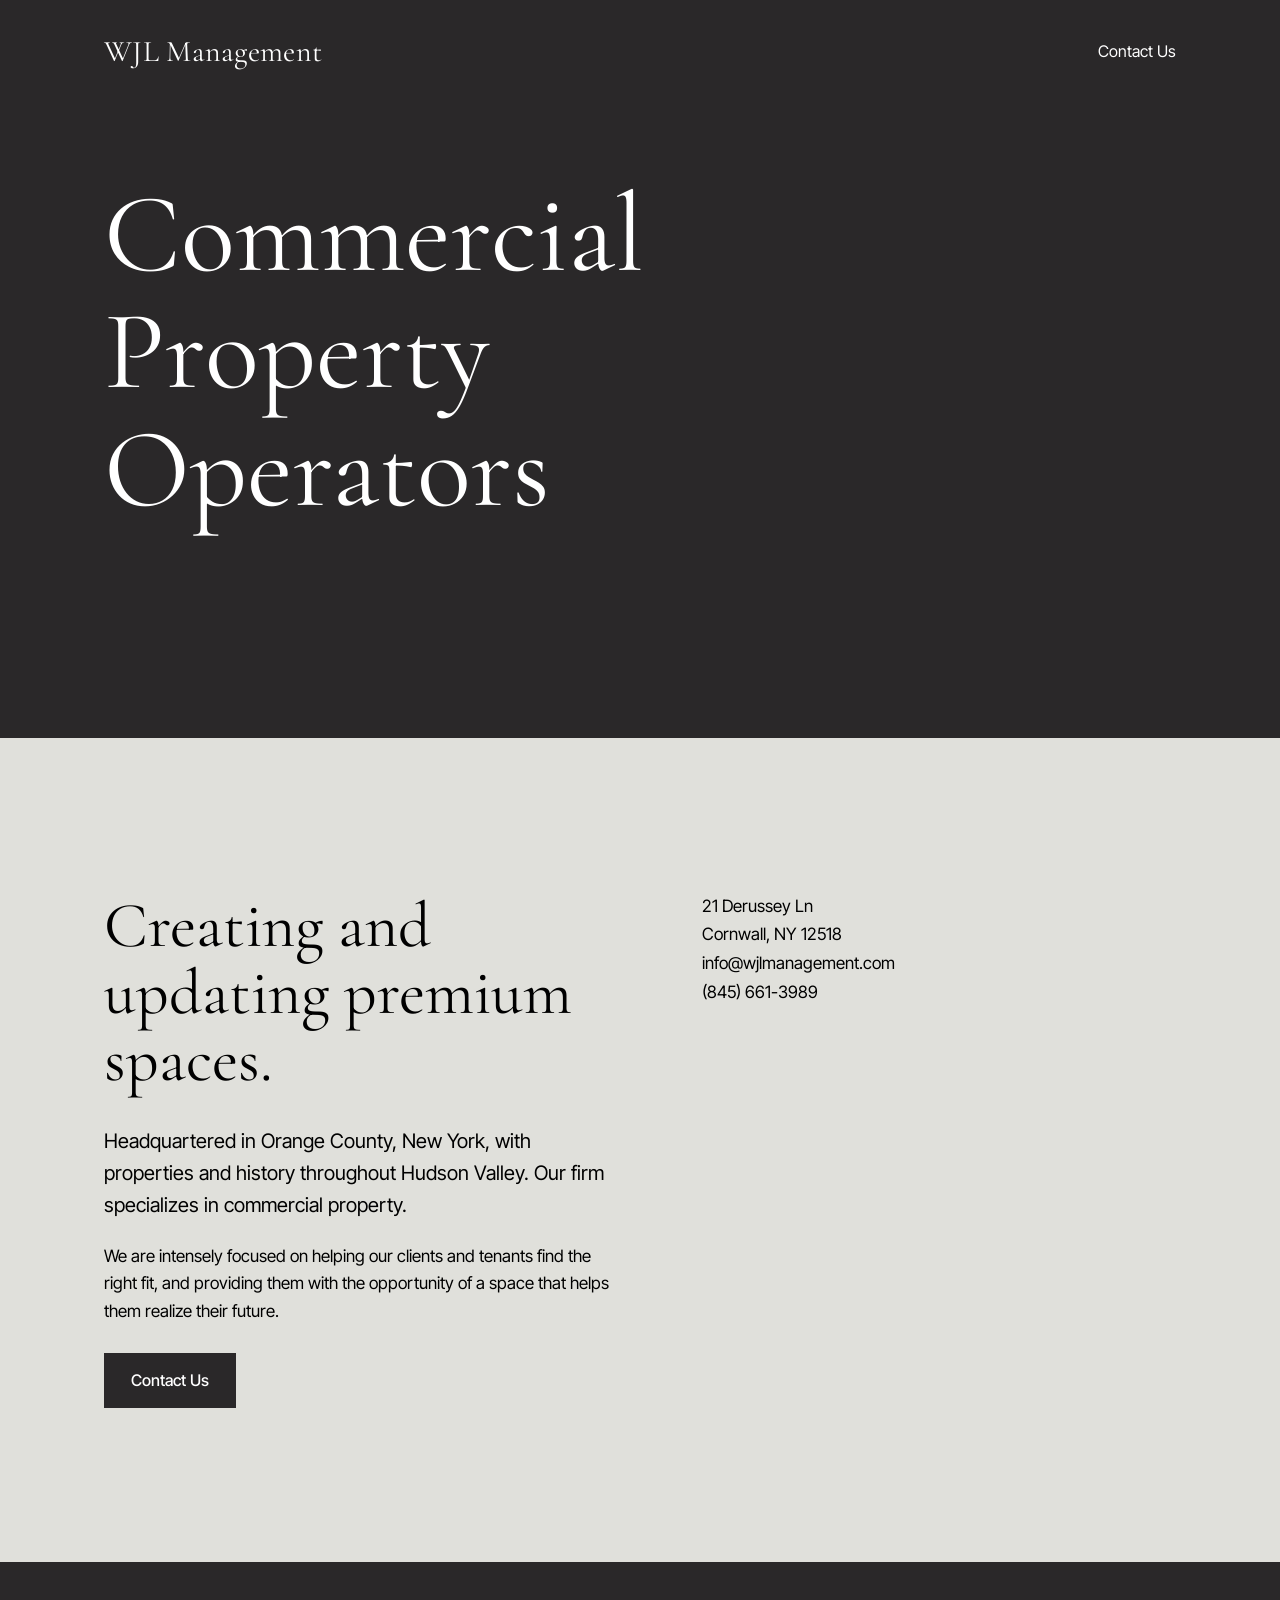
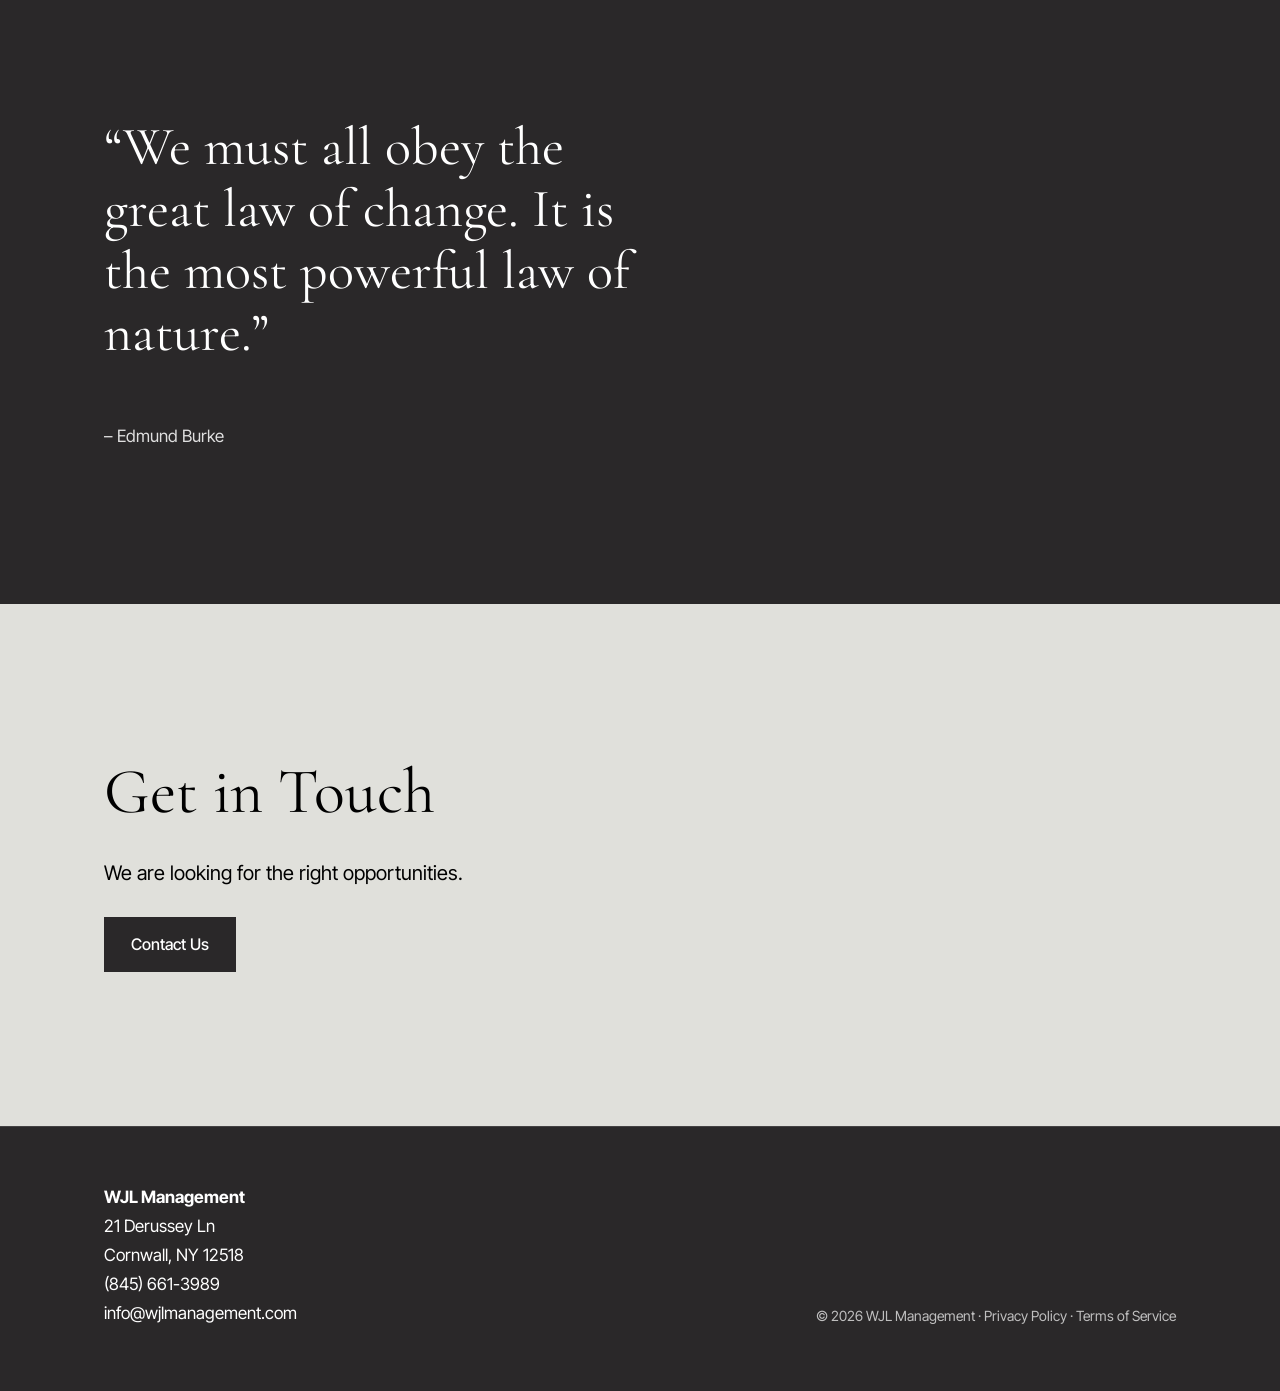
<file: index.html>
<!doctype html>
<html lang="en">
<head>
<meta charset="utf-8">
<meta name="viewport" content="width=device-width, initial-scale=1">
<title>WJL Management</title>
<meta name="description" content="WJL Management operates commercial property throughout the Hudson Valley, headquartered in Cornwall, Orange County, New York.">
<link rel="icon" href="/favicon.svg" type="image/svg+xml">
<link rel="preconnect" href="https://fonts.googleapis.com">
<link rel="preconnect" href="https://fonts.gstatic.com" crossorigin>
<link href="https://fonts.googleapis.com/css2?family=Cormorant+Garamond:wght@400;500&family=Inter+Tight:wght@400;500&display=swap" rel="stylesheet">
<link rel="stylesheet" href="/styles.css">
</head>
<body>
<header class="site-header">
  <div class="wrap">
    <a class="brand" href="/">WJL Management</a>
    <nav class="nav" aria-label="Main">
      <a href="/contact-us/">Contact Us</a>
    </nav>
  </div>
</header>
<main>
  <section class="section section--dark hero">
    <div class="wrap">
      <h1>Commercial Property Operators</h1>
    </div>
  </section>

  <section class="section section--light" id="about">
    <div class="wrap two-col">
      <div>
        <h2>Creating and updating premium spaces.</h2>
        <p class="lede">Headquartered in Orange County, New York, with properties and history throughout Hudson Valley. Our firm specializes in commercial property.</p>
        <p>We are intensely focused on helping our clients and tenants find the right fit, and providing them with the opportunity of a space that helps them realize their future.</p>
        <div class="buttons">
          <a class="btn btn--solid" href="/contact-us/">Contact Us</a>
        </div>
      </div>
      <div class="contact-card">
        21 Derussey Ln<br>
        Cornwall, NY 12518<br>
        <a href="mailto:info@wjlmanagement.com">info@wjlmanagement.com</a><br>
        <a href="tel:+18456613989">(845) 661-3989</a>
      </div>
    </div>
  </section>

  <section class="section section--dark">
    <div class="wrap">
      <blockquote>
        <p>&ldquo;We must all obey the great law of change. It is the most powerful law of nature.&rdquo;</p>
        <cite>&ndash; Edmund Burke</cite>
      </blockquote>
    </div>
  </section>

  <section class="section section--light">
    <div class="wrap">
      <h2>Get in Touch</h2>
      <p class="lede">We are looking for the right opportunities.</p>
      <div class="buttons">
        <a class="btn btn--solid" href="/contact-us/">Contact Us</a>
      </div>
    </div>
  </section>
</main>
<footer class="site-footer">
  <div class="wrap">
    <address>
      <strong>WJL Management</strong><br>
      21 Derussey Ln<br>
      Cornwall, NY 12518<br>
      <a href="tel:+18456613989">(845) 661-3989</a><br>
      <a href="mailto:info@wjlmanagement.com">info@wjlmanagement.com</a>
    </address>
    <div class="small">&copy; <span id="y">2026</span> WJL Management &middot; <a href="/privacy/">Privacy Policy</a> &middot; <a href="/terms/">Terms of Service</a></div>
  </div>
</footer>
<script>document.getElementById('y').textContent = new Date().getFullYear();</script>
</body>
</html>
</file>
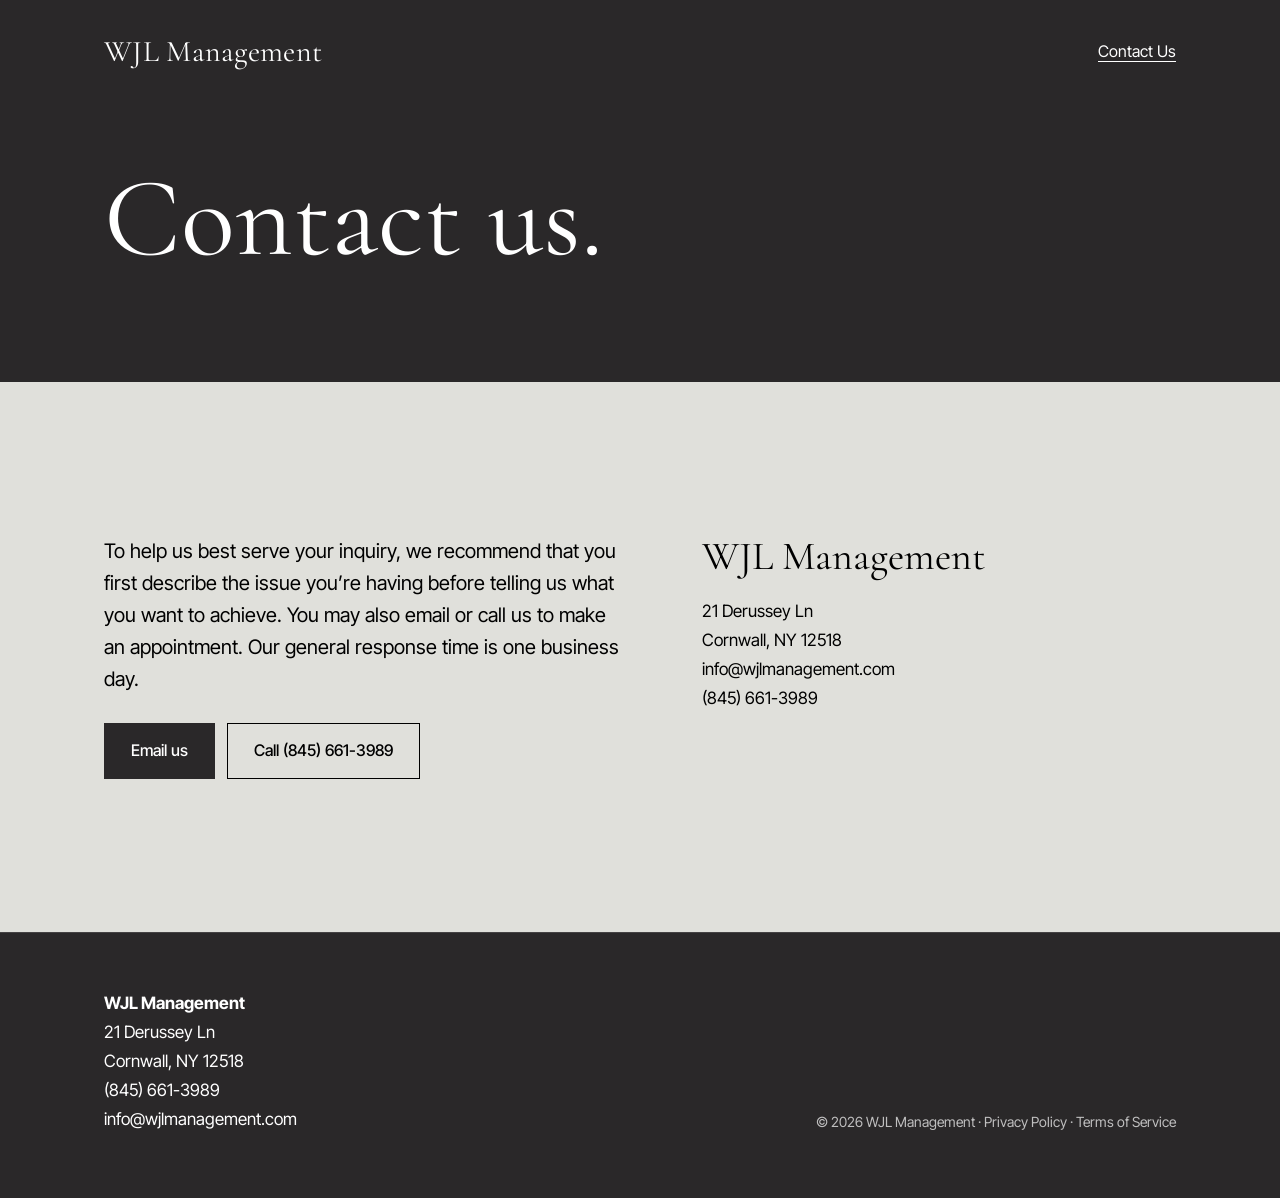
<file: contact-us/index.html>
<!doctype html>
<html lang="en">
<head>
<meta charset="utf-8">
<meta name="viewport" content="width=device-width, initial-scale=1">
<title>Contact Us | WJL Management</title>
<meta name="description" content="Contact WJL Management by email or phone.">
<link rel="icon" href="/favicon.svg" type="image/svg+xml">
<link rel="preconnect" href="https://fonts.googleapis.com">
<link rel="preconnect" href="https://fonts.gstatic.com" crossorigin>
<link href="https://fonts.googleapis.com/css2?family=Cormorant+Garamond:wght@400;500&family=Inter+Tight:wght@400;500&display=swap" rel="stylesheet">
<link rel="stylesheet" href="/styles.css">
</head>
<body>
<header class="site-header">
  <div class="wrap">
    <a class="brand" href="/">WJL Management</a>
    <nav class="nav" aria-label="Main">
      <a href="/contact-us/" aria-current="page">Contact Us</a>
    </nav>
  </div>
</header>
<main>
  <section class="section section--dark page-hero">
    <div class="wrap">
      <h1>Contact us.</h1>
    </div>
  </section>
  <section class="section section--light">
    <div class="wrap two-col">
      <div>
        <p class="lede">To help us best serve your inquiry, we recommend that you first describe the issue you&rsquo;re having before telling us what you want to achieve. You may also email or call us to make an appointment. Our general response time is one business day.</p>
        <div class="buttons">
          <a class="btn btn--solid" href="mailto:info@wjlmanagement.com?subject=Inquiry%20via%20wjlmanagement.com">Email us</a>
          <a class="btn btn--ghost" href="tel:+18456613989">Call (845) 661-3989</a>
        </div>
      </div>
      <div class="contact-card">
        <h3>WJL Management</h3>
        21 Derussey Ln<br>
        Cornwall, NY 12518<br>
        <a href="mailto:info@wjlmanagement.com">info@wjlmanagement.com</a><br>
        <a href="tel:+18456613989">(845) 661-3989</a>
      </div>
    </div>
  </section>
</main>
<footer class="site-footer">
  <div class="wrap">
    <address>
      <strong>WJL Management</strong><br>
      21 Derussey Ln<br>
      Cornwall, NY 12518<br>
      <a href="tel:+18456613989">(845) 661-3989</a><br>
      <a href="mailto:info@wjlmanagement.com">info@wjlmanagement.com</a>
    </address>
    <div class="small">&copy; <span id="y">2026</span> WJL Management &middot; <a href="/privacy/">Privacy Policy</a> &middot; <a href="/terms/">Terms of Service</a></div>
  </div>
</footer>
<script>document.getElementById('y').textContent = new Date().getFullYear();</script>
</body>
</html>
</file>
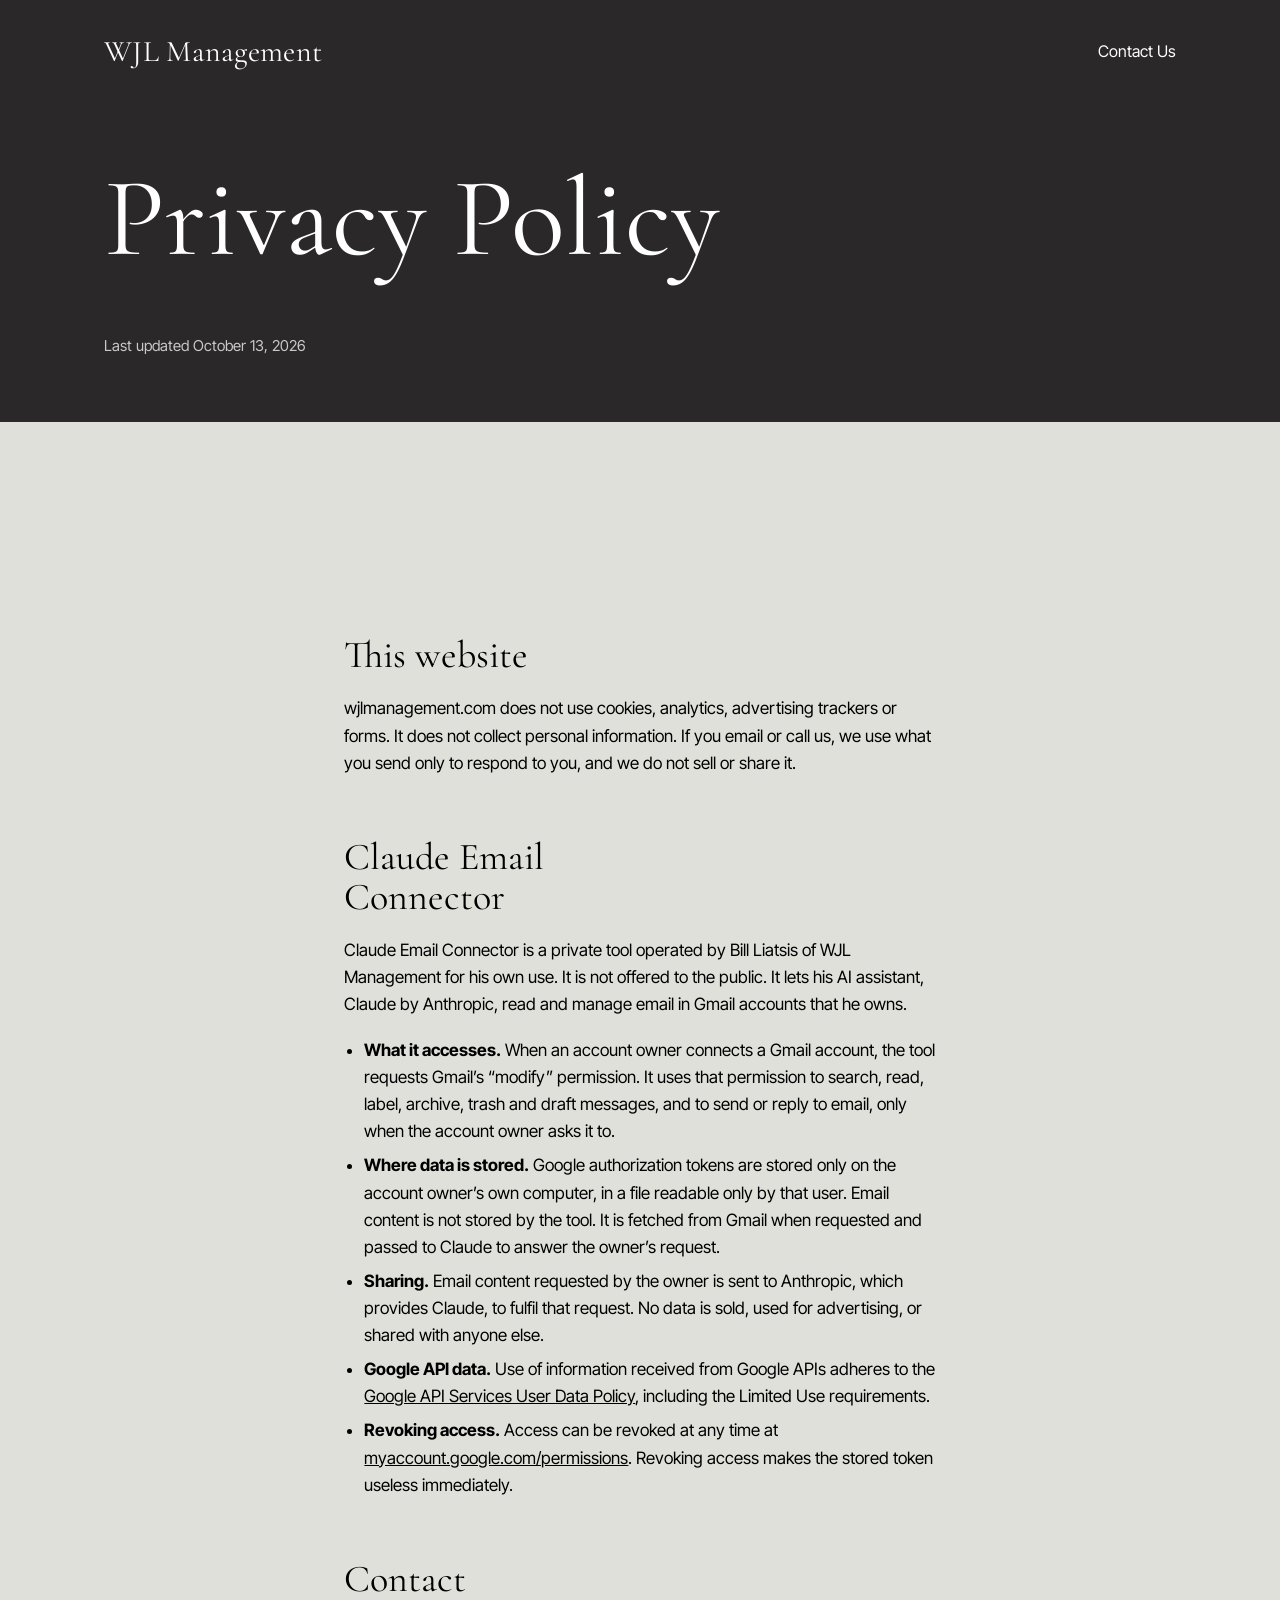
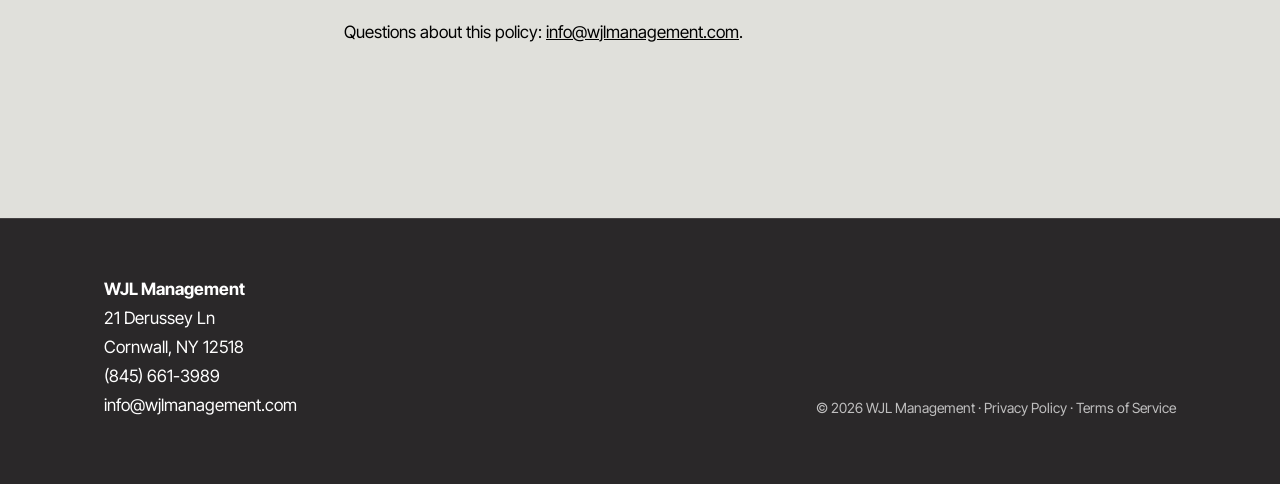
<file: privacy/index.html>
<!doctype html>
<html lang="en">
<head>
<meta charset="utf-8">
<meta name="viewport" content="width=device-width, initial-scale=1">
<title>Privacy Policy | WJL Management</title>
<meta name="description" content="Privacy policy for wjlmanagement.com and WJL Management's internal tools.">
<link rel="icon" href="/favicon.svg" type="image/svg+xml">
<link rel="preconnect" href="https://fonts.googleapis.com">
<link rel="preconnect" href="https://fonts.gstatic.com" crossorigin>
<link href="https://fonts.googleapis.com/css2?family=Cormorant+Garamond:wght@400;500&family=Inter+Tight:wght@400;500&display=swap" rel="stylesheet">
<link rel="stylesheet" href="/styles.css">
</head>
<body>
<header class="site-header">
  <div class="wrap">
    <a class="brand" href="/">WJL Management</a>
    <nav class="nav" aria-label="Main">
      <a href="/contact-us/">Contact Us</a>
    </nav>
  </div>
</header>
<main>
  <section class="section section--dark page-hero">
    <div class="wrap">
      <h1>Privacy Policy</h1>
      <p class="muted">Last updated October 13, 2026</p>
    </div>
  </section>
  <section class="section section--light">
    <div class="wrap prose">
      <h2>This website</h2>
      <p>wjlmanagement.com does not use cookies, analytics, advertising trackers or forms. It does not collect personal information. If you email or call us, we use what you send only to respond to you, and we do not sell or share it.</p>

      <h2>Claude Email Connector</h2>
      <p>Claude Email Connector is a private tool operated by Bill Liatsis of WJL Management for his own use. It is not offered to the public. It lets his AI assistant, Claude by Anthropic, read and manage email in Gmail accounts that he owns.</p>
      <ul>
        <li><strong>What it accesses.</strong> When an account owner connects a Gmail account, the tool requests Gmail&rsquo;s &ldquo;modify&rdquo; permission. It uses that permission to search, read, label, archive, trash and draft messages, and to send or reply to email, only when the account owner asks it to.</li>
        <li><strong>Where data is stored.</strong> Google authorization tokens are stored only on the account owner&rsquo;s own computer, in a file readable only by that user. Email content is not stored by the tool. It is fetched from Gmail when requested and passed to Claude to answer the owner&rsquo;s request.</li>
        <li><strong>Sharing.</strong> Email content requested by the owner is sent to Anthropic, which provides Claude, to fulfil that request. No data is sold, used for advertising, or shared with anyone else.</li>
        <li><strong>Google API data.</strong> Use of information received from Google APIs adheres to the <a href="https://developers.google.com/terms/api-services-user-data-policy">Google API Services User Data Policy</a>, including the Limited Use requirements.</li>
        <li><strong>Revoking access.</strong> Access can be revoked at any time at <a href="https://myaccount.google.com/permissions">myaccount.google.com/permissions</a>. Revoking access makes the stored token useless immediately.</li>
      </ul>

      <h2>Contact</h2>
      <p>Questions about this policy: <a href="mailto:info@wjlmanagement.com">info@wjlmanagement.com</a>.</p>
    </div>
  </section>
</main>
<footer class="site-footer">
  <div class="wrap">
    <address>
      <strong>WJL Management</strong><br>
      21 Derussey Ln<br>
      Cornwall, NY 12518<br>
      <a href="tel:+18456613989">(845) 661-3989</a><br>
      <a href="mailto:info@wjlmanagement.com">info@wjlmanagement.com</a>
    </address>
    <div class="small">&copy; <span id="y">2026</span> WJL Management &middot; <a href="/privacy/">Privacy Policy</a> &middot; <a href="/terms/">Terms of Service</a></div>
  </div>
</footer>
<script>document.getElementById('y').textContent = new Date().getFullYear();</script>
</body>
</html>
</file>
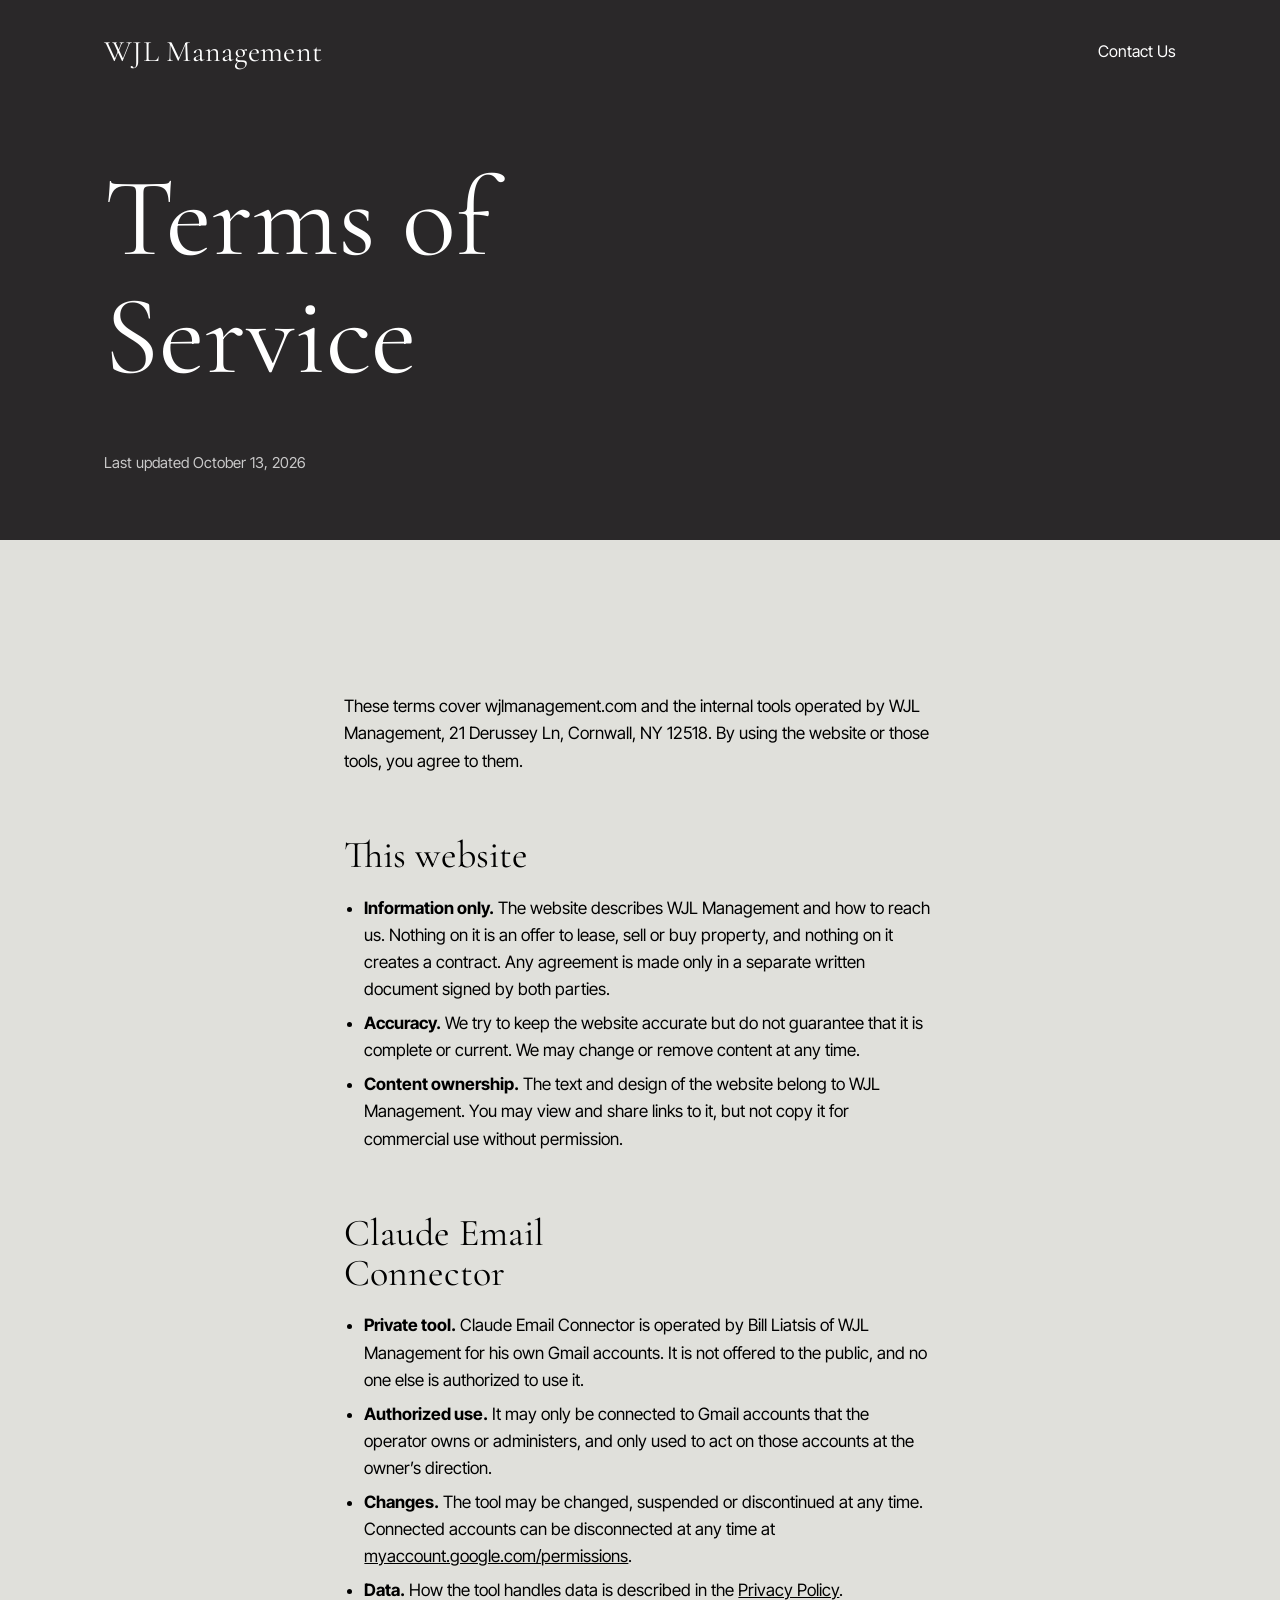
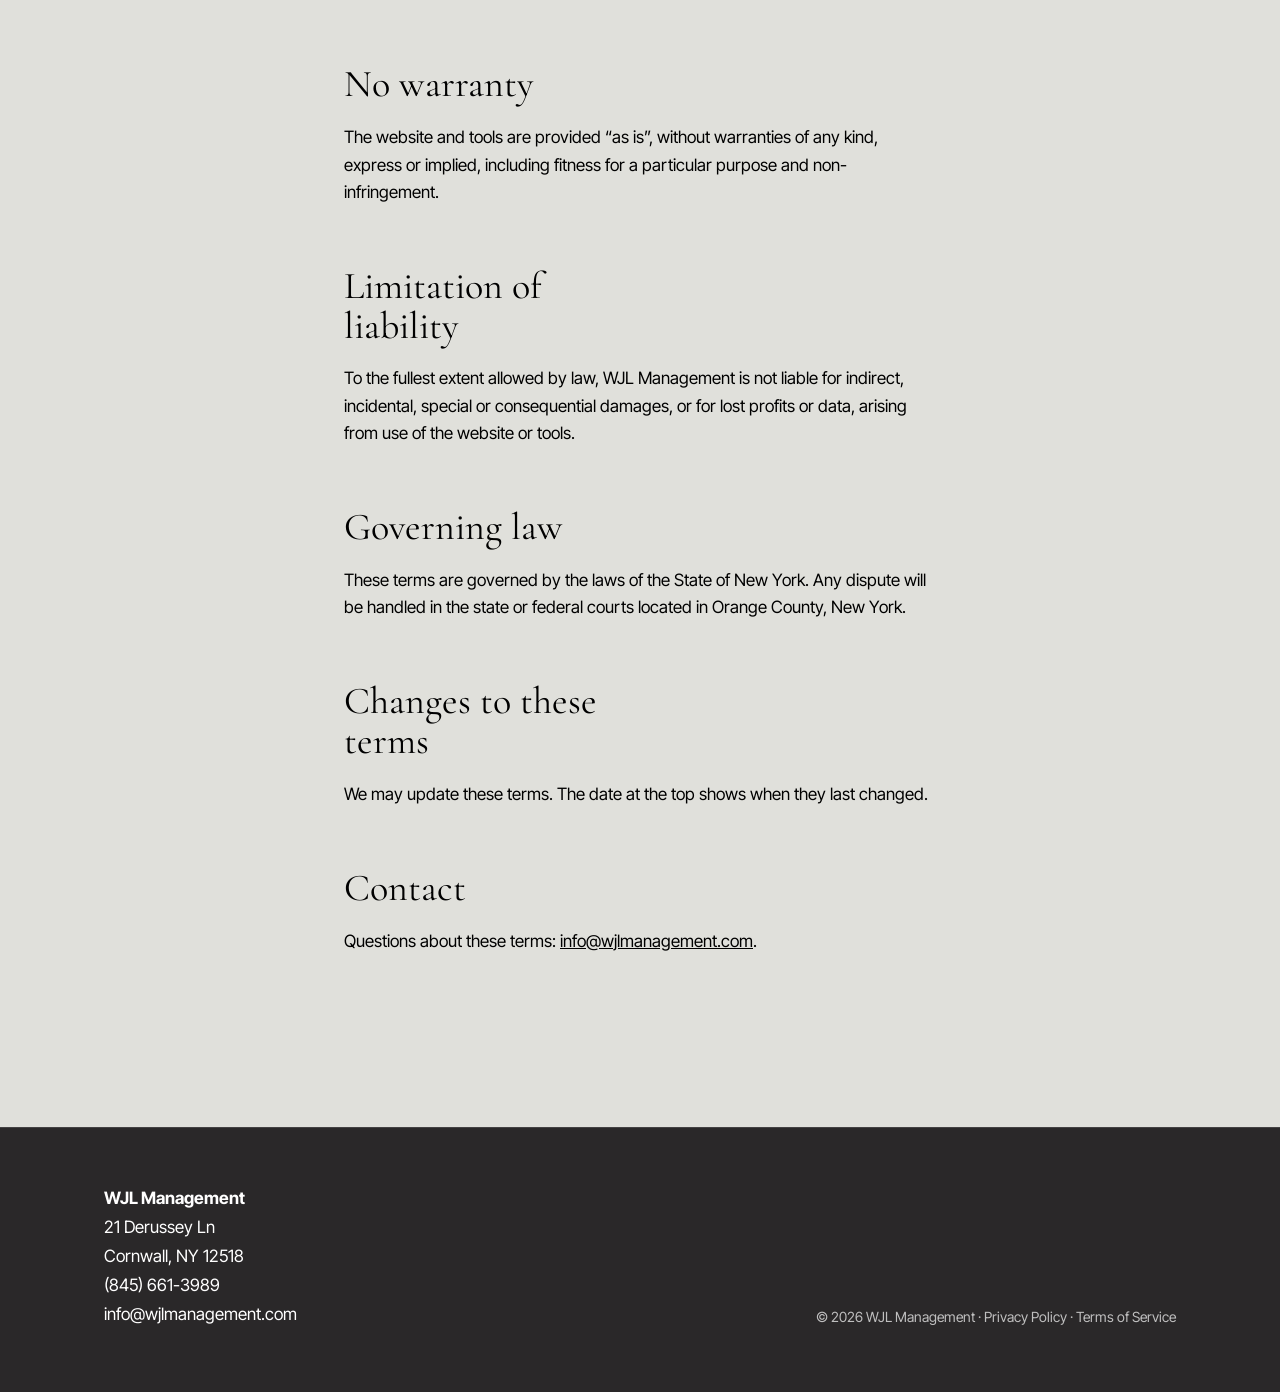
<file: terms/index.html>
<!doctype html>
<html lang="en">
<head>
<meta charset="utf-8">
<meta name="viewport" content="width=device-width, initial-scale=1">
<title>Terms of Service | WJL Management</title>
<meta name="description" content="Terms of service for wjlmanagement.com and WJL Management's internal tools.">
<link rel="icon" href="/favicon.svg" type="image/svg+xml">
<link rel="preconnect" href="https://fonts.googleapis.com">
<link rel="preconnect" href="https://fonts.gstatic.com" crossorigin>
<link href="https://fonts.googleapis.com/css2?family=Cormorant+Garamond:wght@400;500&family=Inter+Tight:wght@400;500&display=swap" rel="stylesheet">
<link rel="stylesheet" href="/styles.css">
</head>
<body>
<header class="site-header">
  <div class="wrap">
    <a class="brand" href="/">WJL Management</a>
    <nav class="nav" aria-label="Main">
      <a href="/contact-us/">Contact Us</a>
    </nav>
  </div>
</header>
<main>
  <section class="section section--dark page-hero">
    <div class="wrap">
      <h1>Terms of Service</h1>
      <p class="muted">Last updated October 13, 2026</p>
    </div>
  </section>
  <section class="section section--light">
    <div class="wrap prose">
      <p>These terms cover wjlmanagement.com and the internal tools operated by WJL Management, 21 Derussey Ln, Cornwall, NY 12518. By using the website or those tools, you agree to them.</p>

      <h2>This website</h2>
      <ul>
        <li><strong>Information only.</strong> The website describes WJL Management and how to reach us. Nothing on it is an offer to lease, sell or buy property, and nothing on it creates a contract. Any agreement is made only in a separate written document signed by both parties.</li>
        <li><strong>Accuracy.</strong> We try to keep the website accurate but do not guarantee that it is complete or current. We may change or remove content at any time.</li>
        <li><strong>Content ownership.</strong> The text and design of the website belong to WJL Management. You may view and share links to it, but not copy it for commercial use without permission.</li>
      </ul>

      <h2>Claude Email Connector</h2>
      <ul>
        <li><strong>Private tool.</strong> Claude Email Connector is operated by Bill Liatsis of WJL Management for his own Gmail accounts. It is not offered to the public, and no one else is authorized to use it.</li>
        <li><strong>Authorized use.</strong> It may only be connected to Gmail accounts that the operator owns or administers, and only used to act on those accounts at the owner&rsquo;s direction.</li>
        <li><strong>Changes.</strong> The tool may be changed, suspended or discontinued at any time. Connected accounts can be disconnected at any time at <a href="https://myaccount.google.com/permissions">myaccount.google.com/permissions</a>.</li>
        <li><strong>Data.</strong> How the tool handles data is described in the <a href="/privacy/">Privacy Policy</a>.</li>
      </ul>

      <h2>No warranty</h2>
      <p>The website and tools are provided &ldquo;as is&rdquo;, without warranties of any kind, express or implied, including fitness for a particular purpose and non-infringement.</p>

      <h2>Limitation of liability</h2>
      <p>To the fullest extent allowed by law, WJL Management is not liable for indirect, incidental, special or consequential damages, or for lost profits or data, arising from use of the website or tools.</p>

      <h2>Governing law</h2>
      <p>These terms are governed by the laws of the State of New York. Any dispute will be handled in the state or federal courts located in Orange County, New York.</p>

      <h2>Changes to these terms</h2>
      <p>We may update these terms. The date at the top shows when they last changed.</p>

      <h2>Contact</h2>
      <p>Questions about these terms: <a href="mailto:info@wjlmanagement.com">info@wjlmanagement.com</a>.</p>
    </div>
  </section>
</main>
<footer class="site-footer">
  <div class="wrap">
    <address>
      <strong>WJL Management</strong><br>
      21 Derussey Ln<br>
      Cornwall, NY 12518<br>
      <a href="tel:+18456613989">(845) 661-3989</a><br>
      <a href="mailto:info@wjlmanagement.com">info@wjlmanagement.com</a>
    </address>
    <div class="small">&copy; <span id="y">2026</span> WJL Management &middot; <a href="/privacy/">Privacy Policy</a> &middot; <a href="/terms/">Terms of Service</a></div>
  </div>
</footer>
<script>document.getElementById('y').textContent = new Date().getFullYear();</script>
</body>
</html>
</file>
<file: styles.css>
:root {
  --dark: #2a2829;
  --light: #e0e0db;
  --ink: #000000;
  --paper: #ffffff;
  --serif: "Cormorant Garamond", "Iowan Old Style", Georgia, serif;
  --sans: "Inter Tight", system-ui, -apple-system, "Segoe UI", sans-serif;
  --gutter: clamp(16px, 5vw, 64px);
  --max: 1200px;
}

* { box-sizing: border-box; }
html { -webkit-text-size-adjust: 100%; scroll-behavior: smooth; }
body {
  margin: 0;
  background: var(--dark);
  color: var(--paper);
  font-family: var(--sans);
  font-size: 17px;
  line-height: 1.6;
}
a { color: inherit; }
img { max-width: 100%; }

.wrap { max-width: var(--max); margin: 0 auto; padding: 0 var(--gutter); }

/* Header */
.site-header { position: absolute; inset: 0 0 auto 0; z-index: 2; }
.site-header .wrap { display: flex; align-items: center; justify-content: space-between; gap: 16px; padding-top: 28px; padding-bottom: 28px; }
.brand { font-family: var(--serif); font-size: clamp(24px, 3vw, 30px); text-decoration: none; letter-spacing: .01em; }
.nav { display: flex; gap: 28px; }
.nav a { text-decoration: none; font-size: 16px; }
.nav a:hover, .nav a[aria-current="page"] { text-decoration: underline; text-underline-offset: 4px; }

/* Sections */
.section { padding: clamp(80px, 12vw, 160px) 0; }
.section--dark { background: var(--dark); color: var(--paper); }
.section--light { background: var(--light); color: var(--ink); }
.hero { min-height: 82vh; display: flex; align-items: flex-end; padding-top: 160px; }
.hero > .wrap { width: 100%; }

h1, h2, h3 { font-family: var(--serif); font-weight: 400; line-height: 1.05; margin: 0 0 .5em; overflow-wrap: break-word; hyphens: manual; }
h1 { font-size: clamp(48px, 9vw, 112px); max-width: 12ch; }
h2 { font-size: clamp(36px, 5.5vw, 64px); max-width: 16ch; }
h3 { font-size: clamp(28px, 3.5vw, 40px); }
p { max-width: 62ch; margin: 0 0 1.1em; }
.lede { font-size: clamp(18px, 1.6vw, 20px); }

.two-col { display: grid; gap: clamp(32px, 6vw, 96px); grid-template-columns: 1fr; }
@media (min-width: 860px) { .two-col { grid-template-columns: 1.1fr 1fr; align-items: start; } }

.contact-card { font-size: 17px; line-height: 1.7; }
.contact-card a { text-decoration: none; }
.contact-card a:hover { text-decoration: underline; }

.buttons { display: flex; flex-wrap: wrap; gap: 12px; margin-top: 28px; }
.btn {
  display: inline-block; padding: 14px 26px; border-radius: 0;
  font-family: var(--sans); font-weight: 500; font-size: 16px; text-decoration: none;
  border: 1px solid currentColor; transition: background .15s, color .15s;
}
.section--dark .btn--solid, .btn--solid { background: var(--paper); color: var(--ink); border-color: var(--paper); }
.section--light .btn--solid { background: var(--dark); color: var(--paper); border-color: var(--dark); }
.btn--solid:hover { opacity: .88; }
.btn--ghost:hover { background: currentColor; }
.section--light .btn--ghost:hover { color: var(--light); background: var(--ink); }
.section--dark .btn--ghost:hover { color: var(--dark); background: var(--paper); }

blockquote { margin: 0; }
blockquote p { font-family: var(--serif); font-size: clamp(30px, 4.5vw, 54px); line-height: 1.15; max-width: 22ch; }
blockquote cite { font-style: normal; font-size: 17px; opacity: .85; }

/* Prose pages */
.page-hero { padding-top: 160px; padding-bottom: 48px; }
.prose { max-width: 72ch; }
.prose h2 { font-size: clamp(28px, 3.5vw, 38px); margin-top: 1.6em; }
.prose ul { padding-left: 1.2em; }
.prose li { margin-bottom: .4em; }
.muted { opacity: .75; font-size: 15px; }

/* Footer */
.site-footer { background: var(--dark); color: var(--paper); padding: 56px 0 64px; border-top: 1px solid rgba(255,255,255,.12); }
.site-footer .wrap { display: grid; gap: 24px; grid-template-columns: 1fr; }
@media (min-width: 760px) { .site-footer .wrap { grid-template-columns: 1fr auto; align-items: end; } }
.site-footer address { font-style: normal; line-height: 1.7; }
.site-footer a { text-decoration: none; }
.site-footer a:hover { text-decoration: underline; }
.site-footer .small { font-size: 14px; opacity: .7; }

:focus-visible { outline: 2px solid currentColor; outline-offset: 3px; }
@media (prefers-reduced-motion: reduce) { html { scroll-behavior: auto; } }
</file>
